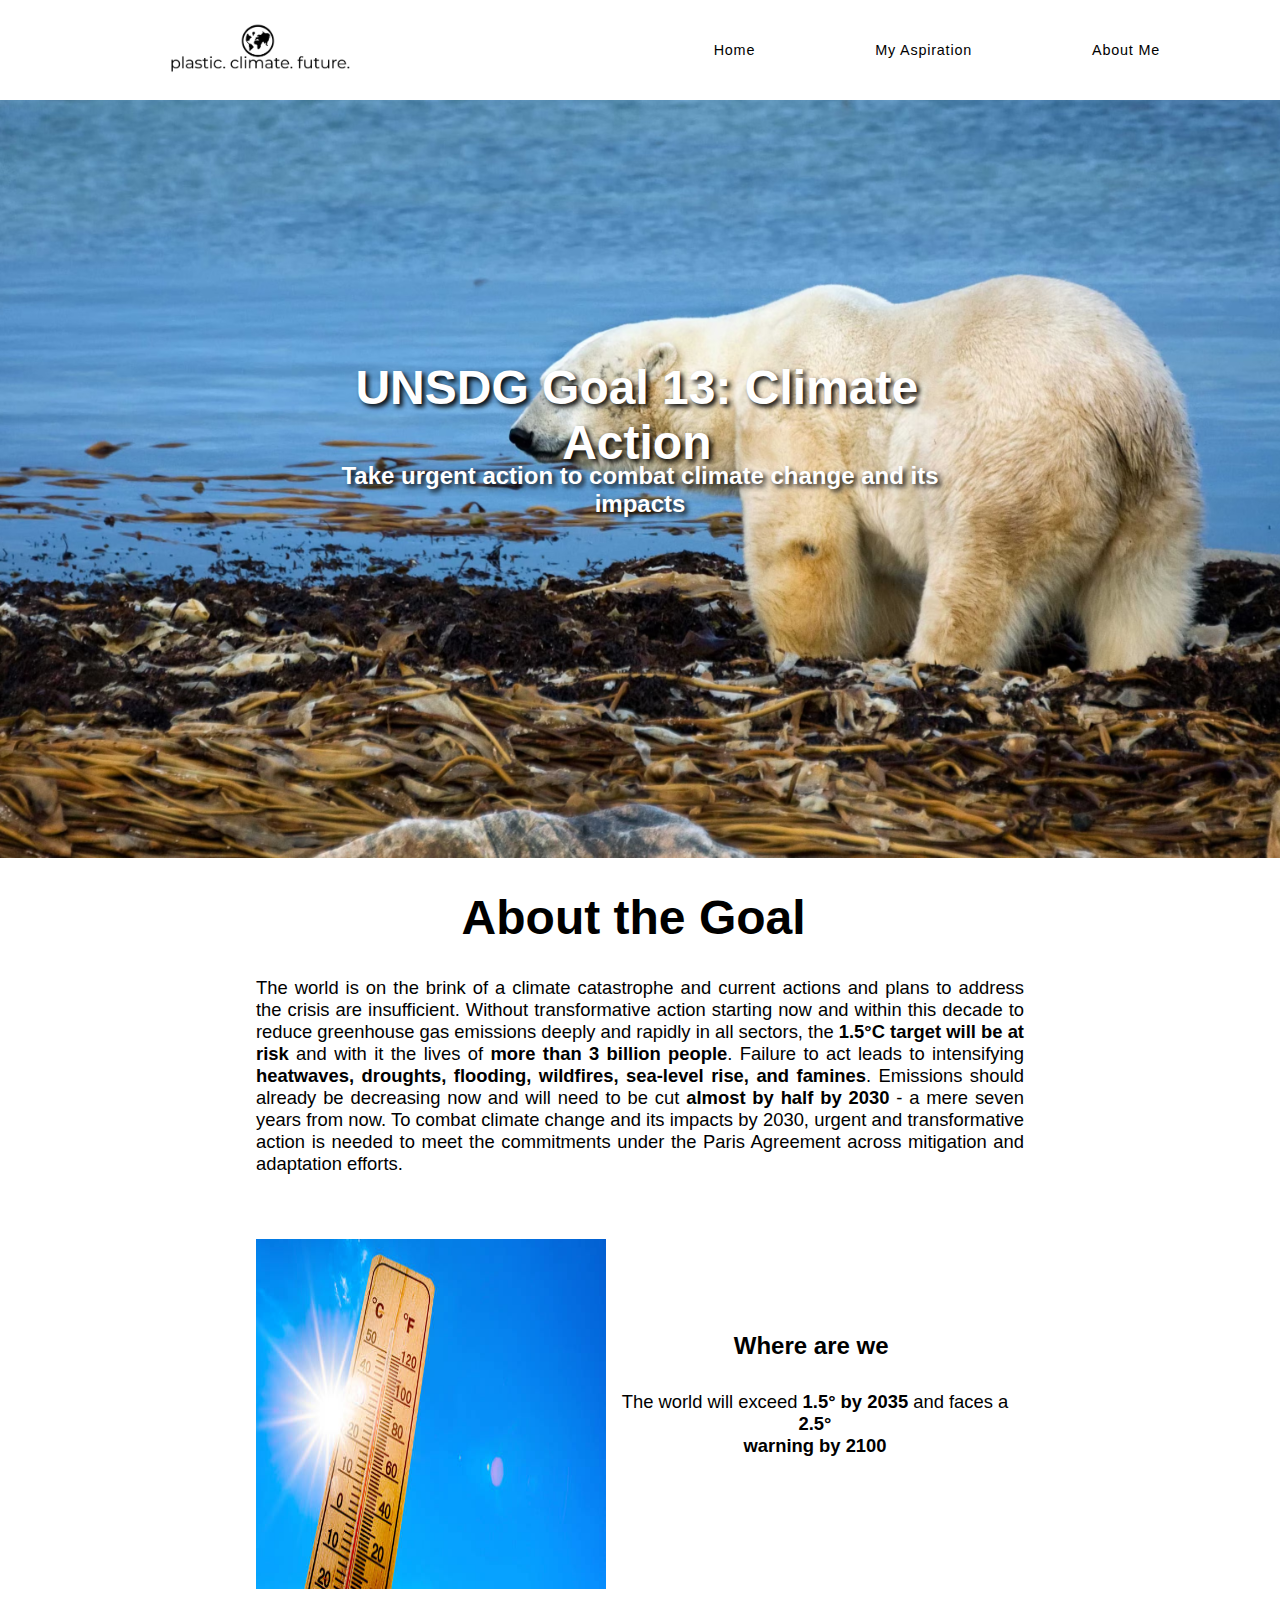
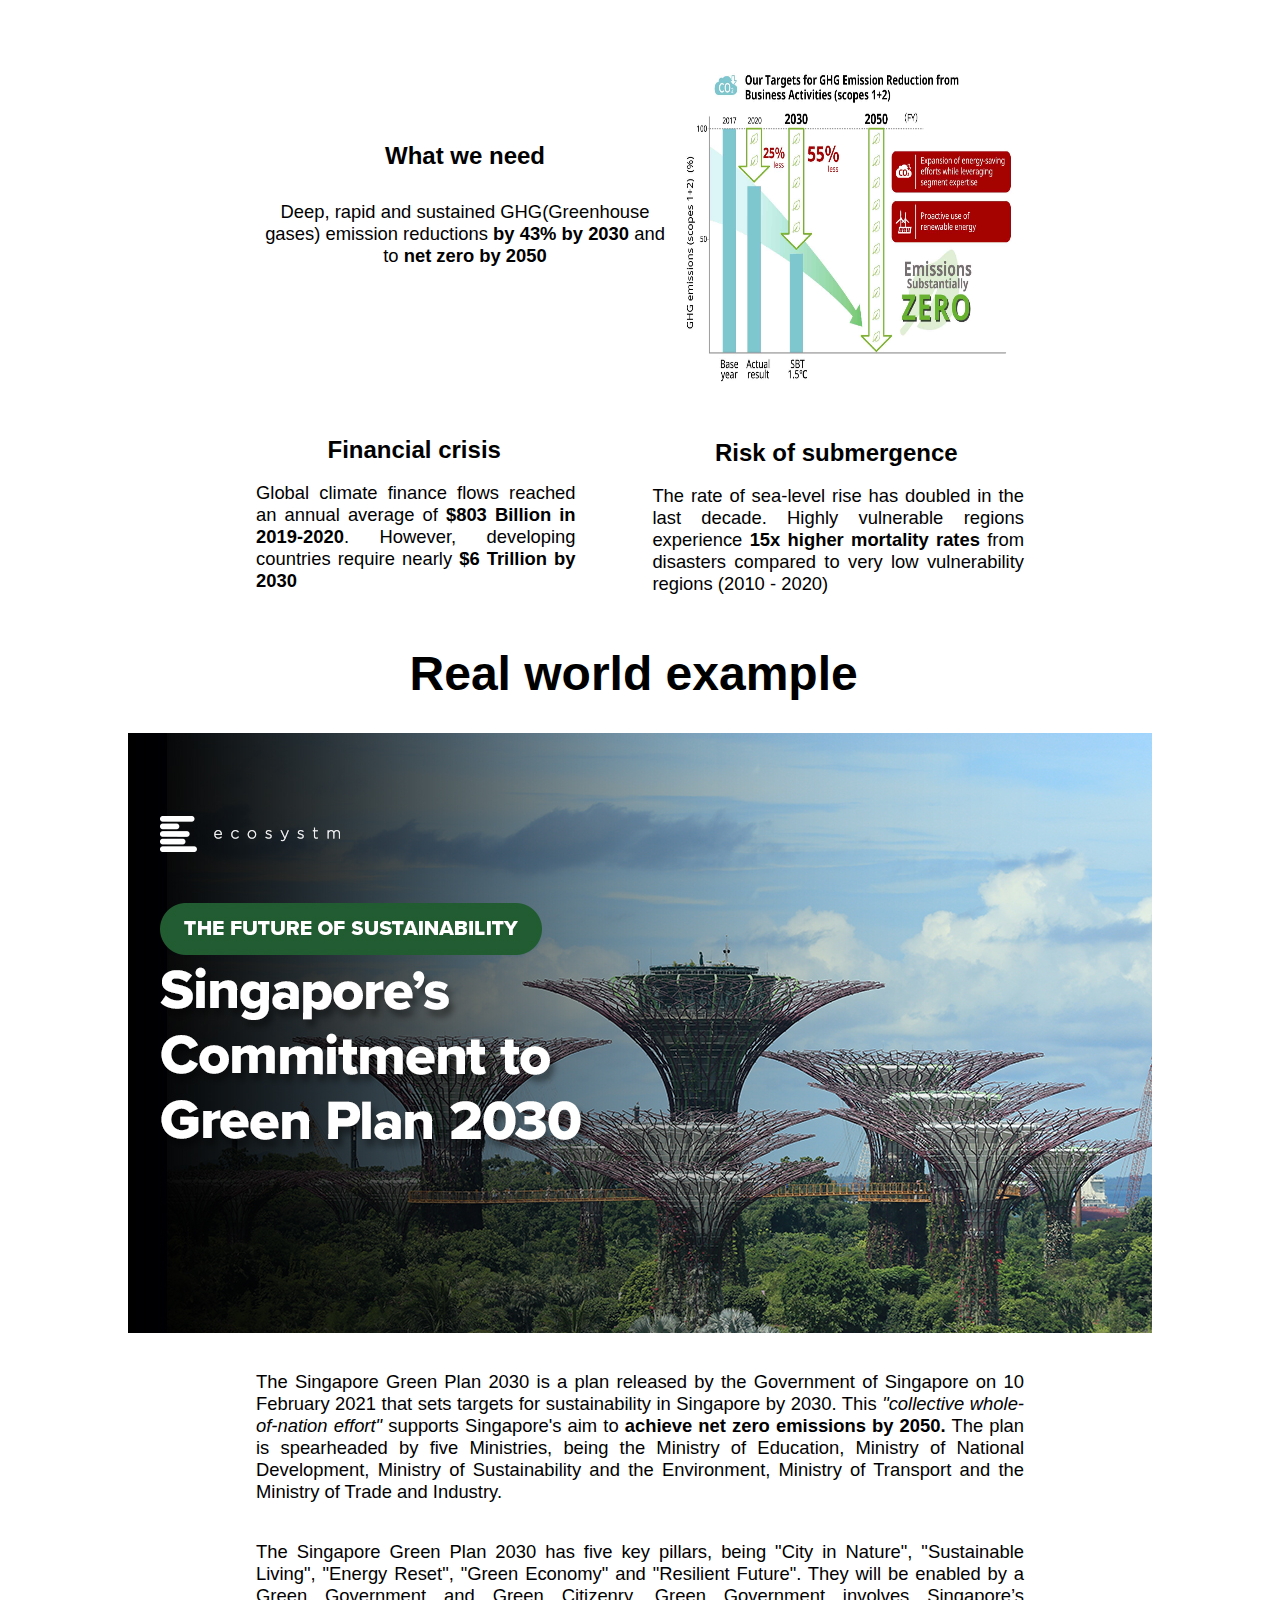
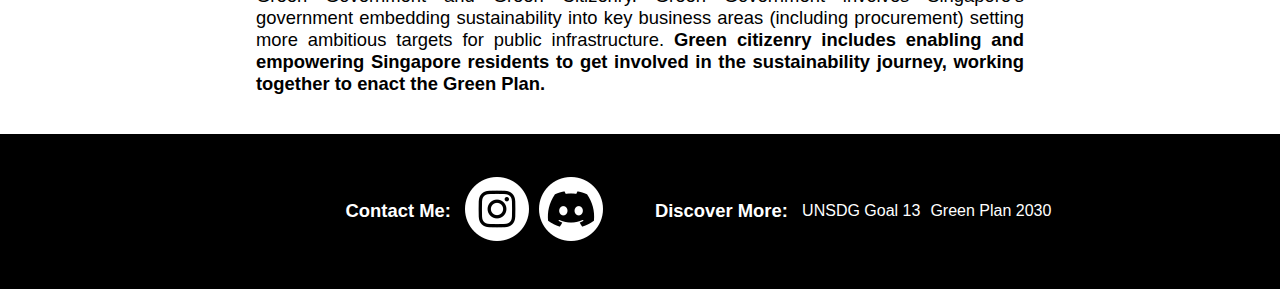
<file: CA1 Project/index.html>
<!DOCTYPE html>
<html lang="en">
<head>
    <meta charset="UTF-8">
    <meta name="viewport" content="width=device-width, initial-scale=1.0">
    <title>Goal 13 | Climate Actions</title>
    <link href="index.css" rel="stylesheet">
</head>
<body>
    <div class="Navigation">
        <img src="logo.png" alt="" id="logo">
        <nav>
            <ul>
                <li><a href="index.html">Home</a></li>
                <li><a href="aspiration.html">My Aspiration</a></li>
                <li><a href="aboutme.html">About Me</a></li>
            </ul>
        </nav>
    </div>
    
    <article>
        <header>
            <h1>UNSDG Goal 13: Climate Action</h1>
            <h2>Take urgent action to combat climate change and its impacts</h2>
        </header>

        <h1 class="maintitle">About the Goal</h1>
        <p>The world is on the brink of a climate catastrophe and current actions and plans to
            address the crisis are insufficient. Without transformative action starting now and
            within this decade to reduce greenhouse gas emissions deeply and rapidly in all
            sectors, the <b>1.5°C target will be at risk</b> and with it the lives of <b>more than 3 billion
            people</b>. Failure to act leads to intensifying <b>heatwaves, droughts, flooding, wildfires,
            sea-level rise, and famines</b>. Emissions should already be decreasing now and will
            need to be cut <b>almost by half by 2030</b> - a mere seven years from now. To combat
            climate change and its impacts by 2030, urgent and transformative action is needed
            to meet the commitments under the Paris Agreement across mitigation and
            adaptation efforts.
        </p>
        
        <div id="main-part">
            <section>
                <img src="hot-temp.png" alt="hot-temp" id="hottemp">
                <h1 class="title">Where are we</h1>
                <p>
                    The world will exceed <b>1.5&deg; by 2035</b> and faces a <b>2.5&deg; <br> warning by 2100</b>
                </p>
            </section>
            
            <section>
                <img src="ghg-reduction.png" alt="ghg-reduction" id="ghg">
                <h1 class="title">What we need</h1>
                <p>
                    Deep, rapid and sustained GHG(Greenhouse gases) emission reductions <b>by 43% by 
                    2030</b> and to <b>net zero by 2050</b>
                </p>
            </section>
        </div>
        
        <div id="sub-part">
            <section>
                <h1 class="title">Financial crisis</h1>
                <p class="paragraph">
                    Global climate finance flows reached an annual average of <b>$803 Billion in 2019-2020</b>.
                    However, developing countries require nearly <b>$6 Trillion by 2030</b>
                </p>
            </section>

            <section>
                <h1 class="title">Risk of submergence</h1>
                <p class="paragraph">
                    The rate of sea-level rise has doubled in the last decade. Highly vulnerable regions
                    experience <b>15x higher mortality rates</b> from disasters compared to very low 
                    vulnerability regions (2010 - 2020)
                </p>
            </section>
        </div>

        <div id="last-part"> 
            <h1 class="maintitle">Real world example</h1>
            <img src="Singapores-Green-Plan.png" alt="Singapores-Green-Plan">
            <p>
                The Singapore Green Plan 2030 is a plan released by the Government of Singapore on 10 
                February 2021 that sets targets for sustainability in Singapore by 2030. This <i>"collective 
                whole-of-nation effort"</i> supports Singapore's aim to <b>achieve net zero emissions by 2050.</b>
                The plan is spearheaded by five Ministries, being the Ministry of Education, Ministry of 
                National Development, Ministry of Sustainability and the Environment, Ministry of Transport 
                and the Ministry of Trade and Industry. 
            </p>
            <p>
                The Singapore Green Plan 2030 has five key pillars, 
                being "City in Nature", "Sustainable Living", "Energy Reset", "Green Economy" and "Resilient 
                Future". They will be enabled by a Green Government and Green Citizenry. Green Government 
                involves Singapore’s government embedding sustainability into key business areas (including 
                procurement) setting more ambitious targets for public infrastructure. <b>Green citizenry includes 
                enabling and empowering Singapore residents to get involved in the sustainability journey, 
                working together to enact the Green Plan.</b>
            </p>
        </div>
    </article>

    <footer>
        <h1>Contact Me:</h1>
        <div class="contactme">
        <a href="https://www.instagram.com/teelinkai/"><img src="instagram.png" alt="Instagram"></a>
        <a href=""><img src="discord.png" alt="discord"></a>
        </div>

        <h1>Discover More:</h1>
        <div class="discover">
        <a href="https://sdgs.un.org/goals/goal13">UNSDG Goal 13</a>
        <a href="https://www.greenplan.gov.sg/">Green Plan 2030</a>
        </div>        
    </footer>
</body>
</html>

<!--
Source for article > p (line 21 - 30): https://sdgs.un.org/goals/goal13#progress_and_info
Source for #main-part and #sub-part (line 39 - 75): https://sdgs.un.org/goals/goal13#overview
Source of image: https://images.squarespace-cdn.com/content/v1/608d5dc93f1bef52fee71e92/a14bd8cd-48cd-4501-8a29-e8574304ba46/plastic.%2Bclimate.%2Bfuture.-logo-black.jpg 
                 https://blog.ed.ted.com/wp-content/uploads/2023/07/iStockHeat.jpeg
                 https://www.azbil.com/press/img/210907-01.jpg
                 https://blog.ecosystm.io/wp-content/uploads/2022/03/The-Future-of-Sustainability-Singapores-Commitment-to-Green-Plan-2030-002.jpg
Source for #last-part (line 77 - 94): https://en.wikipedia.org/wiki/Singapore_Green_Plan_2030#:~:text=The%20Singapore%20Green%20Plan%202030,net%20zero%20emissions%20by%202050.
-->
</file>
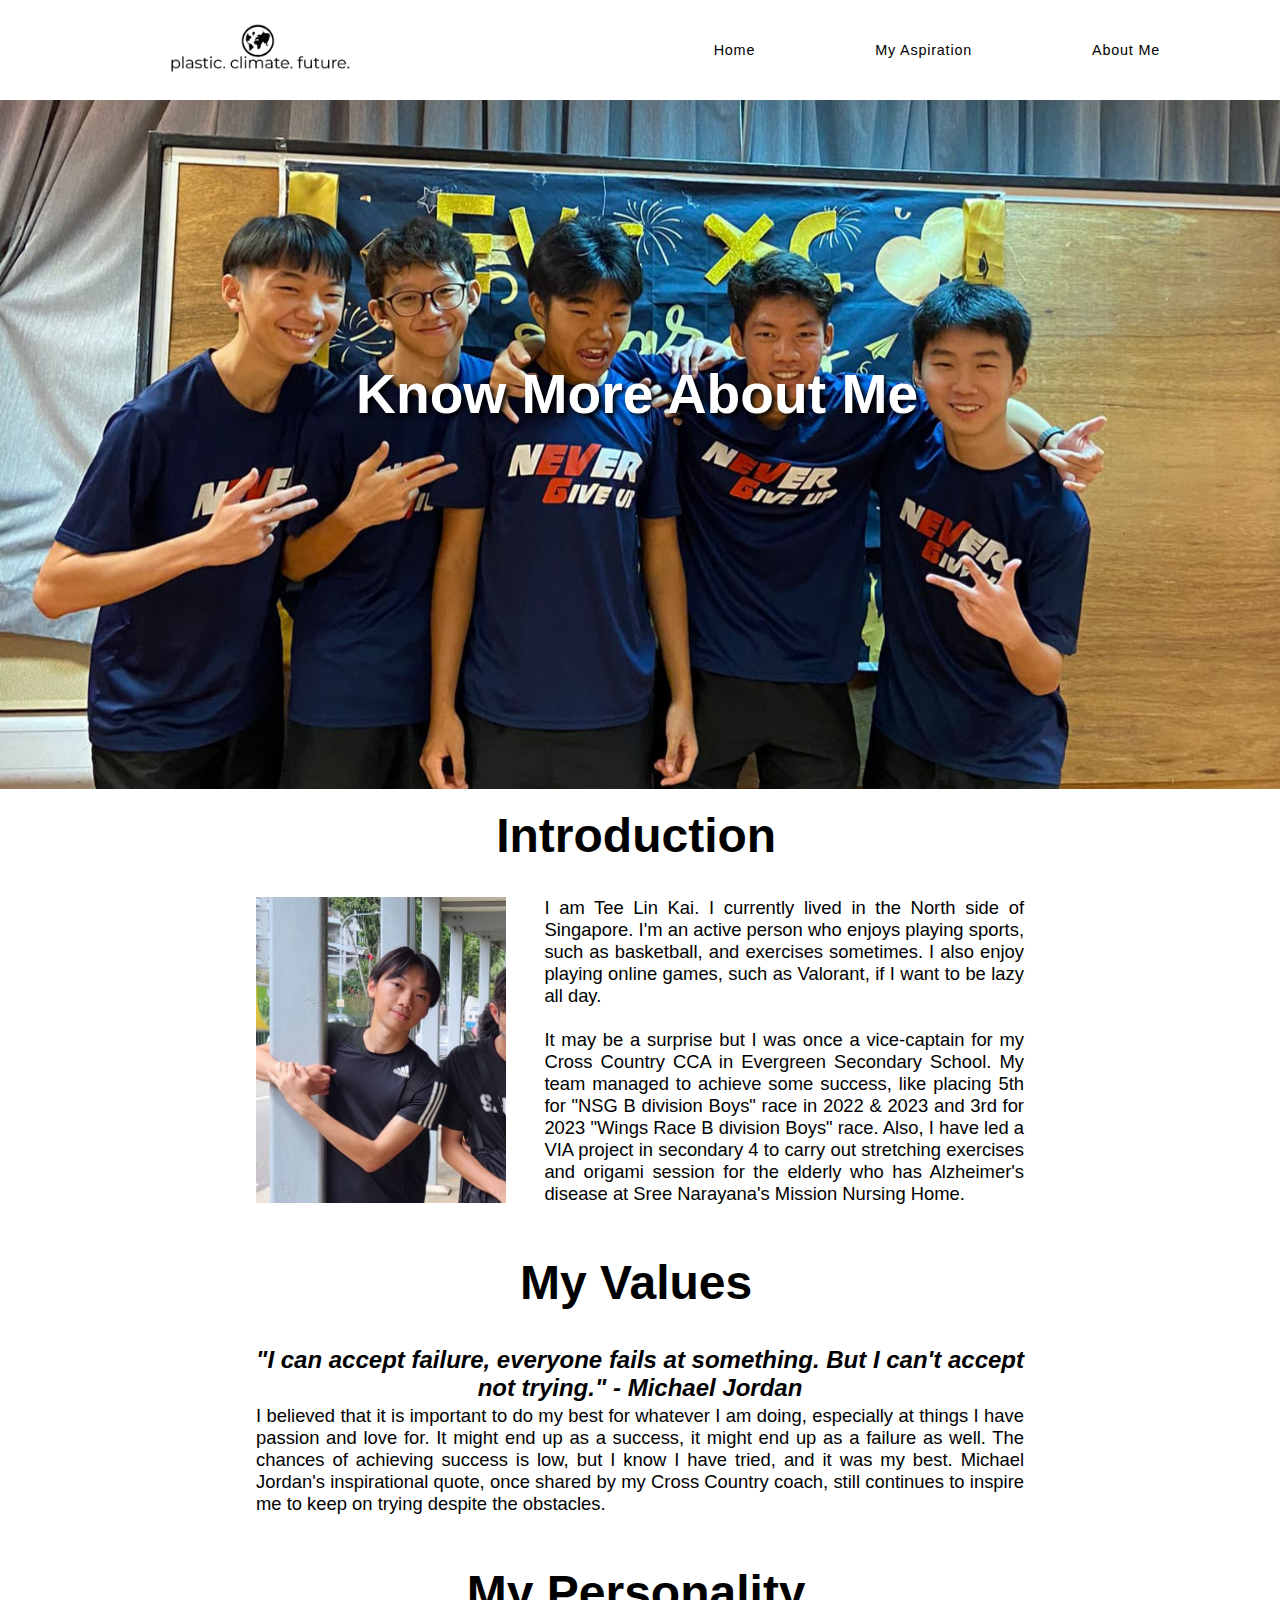
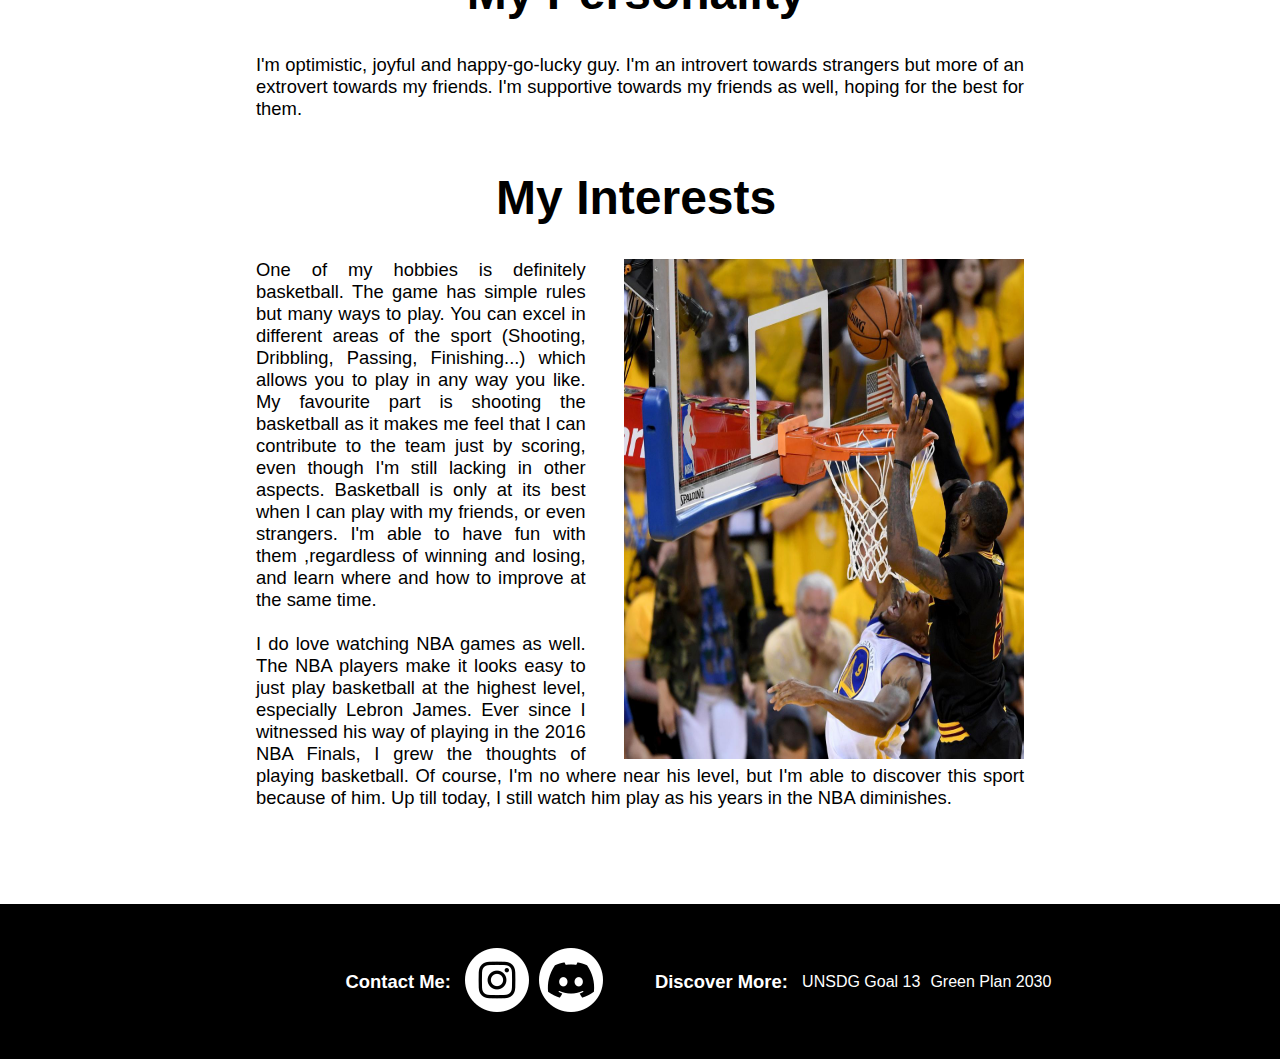
<file: CA1 Project/aboutme.html>
<!DOCTYPE html>
<html lang="en">
<head>
    <meta charset="UTF-8">
    <meta name="viewport" content="width=device-width, initial-scale=1.0">
    <title>About Me</title>
    <link href="aboutme.css" rel="stylesheet">
</head>
<body>
    <div class="Navigation">
        <img src="logo.png" alt="" id="logo">
        <nav>
            <ul>
                <li><a href="index.html">Home</a></li>
                <li><a href="aspiration.html">My Aspiration</a></li>
                <li><a href="aboutme.html">About Me</a></li>
            </ul>
        </nav>
    </div>

    <article>
        <header>
            <h1>Know More About Me</h1>
        </header>
        
        <section>
            <h1>Introduction</h1>
            <p class="paragraph"><img src="me.png" alt="" id="me">
                I am Tee Lin Kai. I currently lived in the North side of Singapore. I'm an active person who enjoys playing sports, 
                such as basketball, and exercises sometimes. I also enjoy playing online games, such as Valorant, if I want to be 
                lazy all day. <br> <br>
                It may be a surprise but I was once a vice-captain for my Cross Country CCA in Evergreen Secondary School. 
                My team managed to achieve some success, like placing 5th for "NSG B division Boys" race in 2022 & 2023 and 3rd for 
                2023 "Wings Race B division Boys" race. Also, I have led a VIA project in secondary 4 to carry out stretching 
                exercises and origami session for the elderly who has Alzheimer's disease at Sree Narayana's Mission Nursing 
                Home.
            </p>
            
            <h1>My Values</h1>
            <h2><i>"I can accept failure, everyone fails at something. But I can't accept not trying." - Michael Jordan</i></h2>
            <p class="paragraph"> I believed that it is important to do my best for whatever I am doing, especially at things I have passion 
                and love for. It might end up as a success, it might end up as a failure as well. The chances of achieving 
                success is low, but I know I have tried, and it was my best. Michael Jordan's inspirational quote, once 
                shared by my Cross Country coach, still continues to inspire me to keep on trying despite the obstacles.
            </p>
        
            <h1>My Personality</h1>
            <p class="paragraph">
                I'm optimistic, joyful and happy-go-lucky guy. I'm an introvert towards strangers but more of an extrovert
                towards my friends. I'm supportive towards my friends as well, hoping for the best for them.
            </p>
            
            <h1>My Interests</h1>
            <p class="paragraph"><img src="lebron.png" alt="lebron" id="lebron">
                One of my hobbies is definitely basketball. The game has simple rules but many ways to play. You can excel 
                in different areas of the sport (Shooting, Dribbling, Passing, Finishing...) which allows you to play in 
                any way you like. My favourite part is shooting the basketball as it makes me feel that I can contribute 
                to the team just by scoring, even though I'm still lacking in other aspects. Basketball is only at its best
                when I can play with my friends, or even strangers. I'm able to have fun with them ,regardless of winning and 
                losing, and learn where and how to improve at the same time.

                <br><br>I do love watching NBA games as well. The NBA players make it looks easy to just play basketball at the highest
                level, especially Lebron James. Ever since I witnessed his way of playing in the 2016 NBA Finals, I grew the 
                thoughts of playing basketball. Of course, I'm no where near his level, but I'm able to discover this sport 
                because of him. Up till today, I still watch him play as his years in the NBA diminishes. 
            </p>
        </section>
    </article>   

    <footer>
        <h1>Contact Me:</h1>
        <div class="contactme">
        <a href="https://www.instagram.com/teelinkai/"><img src="instagram.png" alt="Instagram"></a>
        <a href=""><img src="discord.png" alt="discord"></a>
        </div>

        <h1>Discover More:</h1>
        <div class="discover">
        <a href="https://sdgs.un.org/goals/goal13">UNSDG Goal 13</a>
        <a href="https://www.greenplan.gov.sg/">Green Plan 2030</a>
        </div>        
    </footer>
</body>
</html>

<!--
Michael Jordan's quote: https://www.goodreads.com/author/quotes/16823.Michael_Jordan#:~:text=Everybody%20has%20talent%2C%20but%20ability%20takes%20hard%20work.&text=Never%20say%20never%2C%20because%20limits,are%20often%20just%20an%20illusion.&text=Always%20turn%20a%20negative%20situation%20into%20a%20positive%20situation.&text=To%20learn%20to%20succeed%2C%20you%20must%20first%20learn%20to%20fail.
-->
</file>
<file: CA1 Project/index.css>
@charset "utf-8";

/* Body Style */
body {
    box-sizing: border-box;
    margin: auto;
}

/* Banner Style */
article header {
    text-align: center;
    background-image: url("climatechange-polarbear.png");
    background-size: cover;
    background-position: center;
    color: white;
    padding: 320px;
    text-shadow: 3px 3px 5px black;
}

article > header > h1 {
    font-size: 3em;
    margin-top: 40px;
    font-family: 'Lucida Sans', 'Lucida Sans Regular', 'Lucida Grande', 'Lucida Sans Unicode', Geneva, Verdana, sans-serif;
}

article > header > h2 {
    margin-top: -40px;
    font-family:'Segoe UI', Tahoma, Geneva, Verdana, sans-serif;
}

/* Navigation Style */
#logo {
    width: 200px; 
    height: auto; 
    padding-left: 10em;
}

.Navigation {
    width: 100%; 
    display: flex; 
    justify-content: space-between; 
    align-items: center; 
    letter-spacing: 0.05em;
    padding: 15px 0;
    background-color: white;
    position: fixed;
}

.Navigation ul {
    display: table-row;
}

.Navigation li {
    display: inline-block;
    padding-right: 120px; 
}

.Navigation a { 
    text-decoration: none;
    color: black;
    font-size: 0.9em;
    font-family:'Segoe UI', Tahoma, Geneva, Verdana, sans-serif;
    line-height: 0.9em;
}

.Navigation a:hover {
    transform: scale(1.2);
    display: block;
}

/* Main Content Style */
.maintitle {
    font-style: bold;
    font-size: 3em;
    text-align: center;
    font-family:'Lucida Sans', 'Lucida Sans Regular', 'Lucida Grande', 'Lucida Sans Unicode', Geneva, Verdana, sans-serif;
}

article > p {
    font-size: 1.15em;
    font-family:'Segoe UI', Tahoma, Geneva, Verdana, sans-serif;
    text-align: justify;
    width: 60%;
    margin: auto;
}

#main-part {
    display: grid;
    grid-template-rows: repeat(2, 400px);
    grid-gap: 10px;
    width: 60%;
    margin: auto;
    margin-top: 5%;
}

#hottemp {
    float: left;
    width: 350px;
    height: 350px;
}

.title {
    font-family:'Lucida Sans', 'Lucida Sans Regular', 'Lucida Grande', 'Lucida Sans Unicode', Geneva, Verdana, sans-serif;
    text-align: center;
    padding-top: 10%;
    font-size: 1.5em;
}

#main-part p {
    font-family:'Segoe UI', Tahoma, Geneva, Verdana, sans-serif;
    text-align: center;
    margin-top: 4%;
    font-size: 1.15em;
}

#ghg {
    float: right;
    width: 350px;
    height: 350px;
}

#sub-part {
    display: grid;
    grid-auto-flow: column;
    align-items: center;
    justify-items: center;
    width: 60%;
    margin: auto;
    margin-top: -5%;
    grid-gap: 10%;
}

.paragraph {
    font-family:'Segoe UI', Tahoma, Geneva, Verdana, sans-serif;
    font-size: 1.15em;
    text-align: justify;
}

/* Real World Example Style */
#last-part img {
    display: block;
    margin: 0 auto;
}

#last-part > p {
    font-size: 1.15em;
    font-family:'Segoe UI', Tahoma, Geneva, Verdana, sans-serif;
    text-align: justify;
    width: 60%;
    margin: 3% auto;
}

/* Footer Style */
footer{
    background-color: black;
    color: white;
    display: flex;
    align-items: center;
    padding: 3% 0 3% 27%;
}

.contactme > a > img {
    filter: invert(100%);
}

.contactme > a {
    margin: 5px;
}

.contactme {
    display: flex;
    margin-right: 5%;
}

.discover {
    display: flex;
}

.discover > a{
    text-decoration: none;
    color: white;
    font-family:'Segoe UI', Tahoma, Geneva, Verdana, sans-serif;
    margin: 5px;
}

h1 {
    font-size: 1.15em;
    font-family:'Segoe UI', Tahoma, Geneva, Verdana, sans-serif;
    text-align: center;
    margin-right: 1%;
}

.discover a:hover {
    text-decoration: underline;
}

.contactme a:hover {
    transition: 0.5s;
    filter: invert(50%);
}
/* 
Source of image: https://encrypted-tbn0.gstatic.com/images?q=tbn:ANd9GcSHsUc-yenaUgCUagzQt7bKDKzae1AWRbroRk7wWetHkA&s 
Source of code(#logo): ChatGPT "how to add picture to the nav ul li and position it on the left and make it small" Date: 6/5/2024
Source of code(.Navigation): ChatGPT "how to shift the image to the left of nav and the words to the right of nav relative to the code given above" Date: 6/5/2024
*/
</file>
<file: CA1 Project/aboutme.css>
@charset "utf-8";

/* Body Style */
body {
    box-sizing: border-box;
    margin: auto;
    user-select: none;
}

/* Navigation Style */
#logo {
    width: 200px; 
    height: auto; 
    padding-left: 10em;
}

.Navigation {
    width: 100%; 
    display: flex; 
    justify-content: space-between; 
    align-items: center; 
    letter-spacing: 0.05em;
    padding: 15px 0;
    background-color: white;
    position: fixed;
}

.Navigation ul {
    display: table-row;
}

.Navigation li {
    display: inline-block;
    padding-right: 120px; 
}

.Navigation a { 
    text-decoration: none;
    color: black;
    font-size: 0.9em;
    font-family:'Segoe UI', Tahoma, Geneva, Verdana, sans-serif;
    line-height: 0.9em;
}

.Navigation a:hover {
    transform: scale(1.2);
    display: block;
}

/* Footer Style */
footer{
    background-color: black;
    color: white;
    display: flex;
    align-items: center;
    padding: 3% 0 3% 27%;
}

.contactme > a > img {
    filter: invert(100%);
}

.contactme > a {
    margin: 5px;
}

.contactme {
    display: flex;
    margin-right: 5%;
}

.discover {
    display: flex;
}

.discover > a{
    text-decoration: none;
    color: white;
    font-family:'Segoe UI', Tahoma, Geneva, Verdana, sans-serif;
    margin: 5px;
}

h1 {
    font-size: 1.15em;
    font-family:'Segoe UI', Tahoma, Geneva, Verdana, sans-serif;
    text-align: center;
    margin-right: 1%;
}

.discover a:hover {
    text-decoration: underline;
}

.contactme a:hover {
    transition: 0.5s;
    filter: invert(50%);
}

/* Banner Style */
article {
    margin-bottom: 6%;
}

article header {
    text-align: center;
    background-image: url("banner.png");
    background-size: cover;
    background-position: center;
    color: white;
    padding: 350px;
    text-shadow: 3px 3px 5px black;
    font-family: 'Lucida Sans', 'Lucida Sans Regular', 'Lucida Grande', 'Lucida Sans Unicode', Geneva, Verdana, sans-serif;
}

article header h1::first-line {
    font-size: 3em;
    margin-top: 100px;
}

/* Main content Style */
 #me {
    float: left;
    width: 250px;
    height: auto;
    padding-right: 5%;
} 

section > h1 {
    font-style: bold;
    font-size: 3em;
    text-align: center;
    font-family:'Lucida Sans', 'Lucida Sans Regular', 'Lucida Grande', 'Lucida Sans Unicode', Geneva, Verdana, sans-serif;
    margin-bottom: 2%;
}

section {
    display: grid;
    grid-auto-flow: row;
    align-items: center;
    justify-items: center;
    width: 60%;
    margin: auto;
    margin-top: -1%;
}

.paragraph {
    font-family:'Segoe UI', Tahoma, Geneva, Verdana, sans-serif;
    text-align: justify;
    font-size: 1.15em;
}

section > h2 {
    font-family:'Segoe UI', Tahoma, Geneva, Verdana, sans-serif;
    margin-bottom: -2%;
    text-align: center;
}

#lebron {
    float: right;
    width: 400px;
    height: 500px;
    padding-left: 5%;
}
</file>
